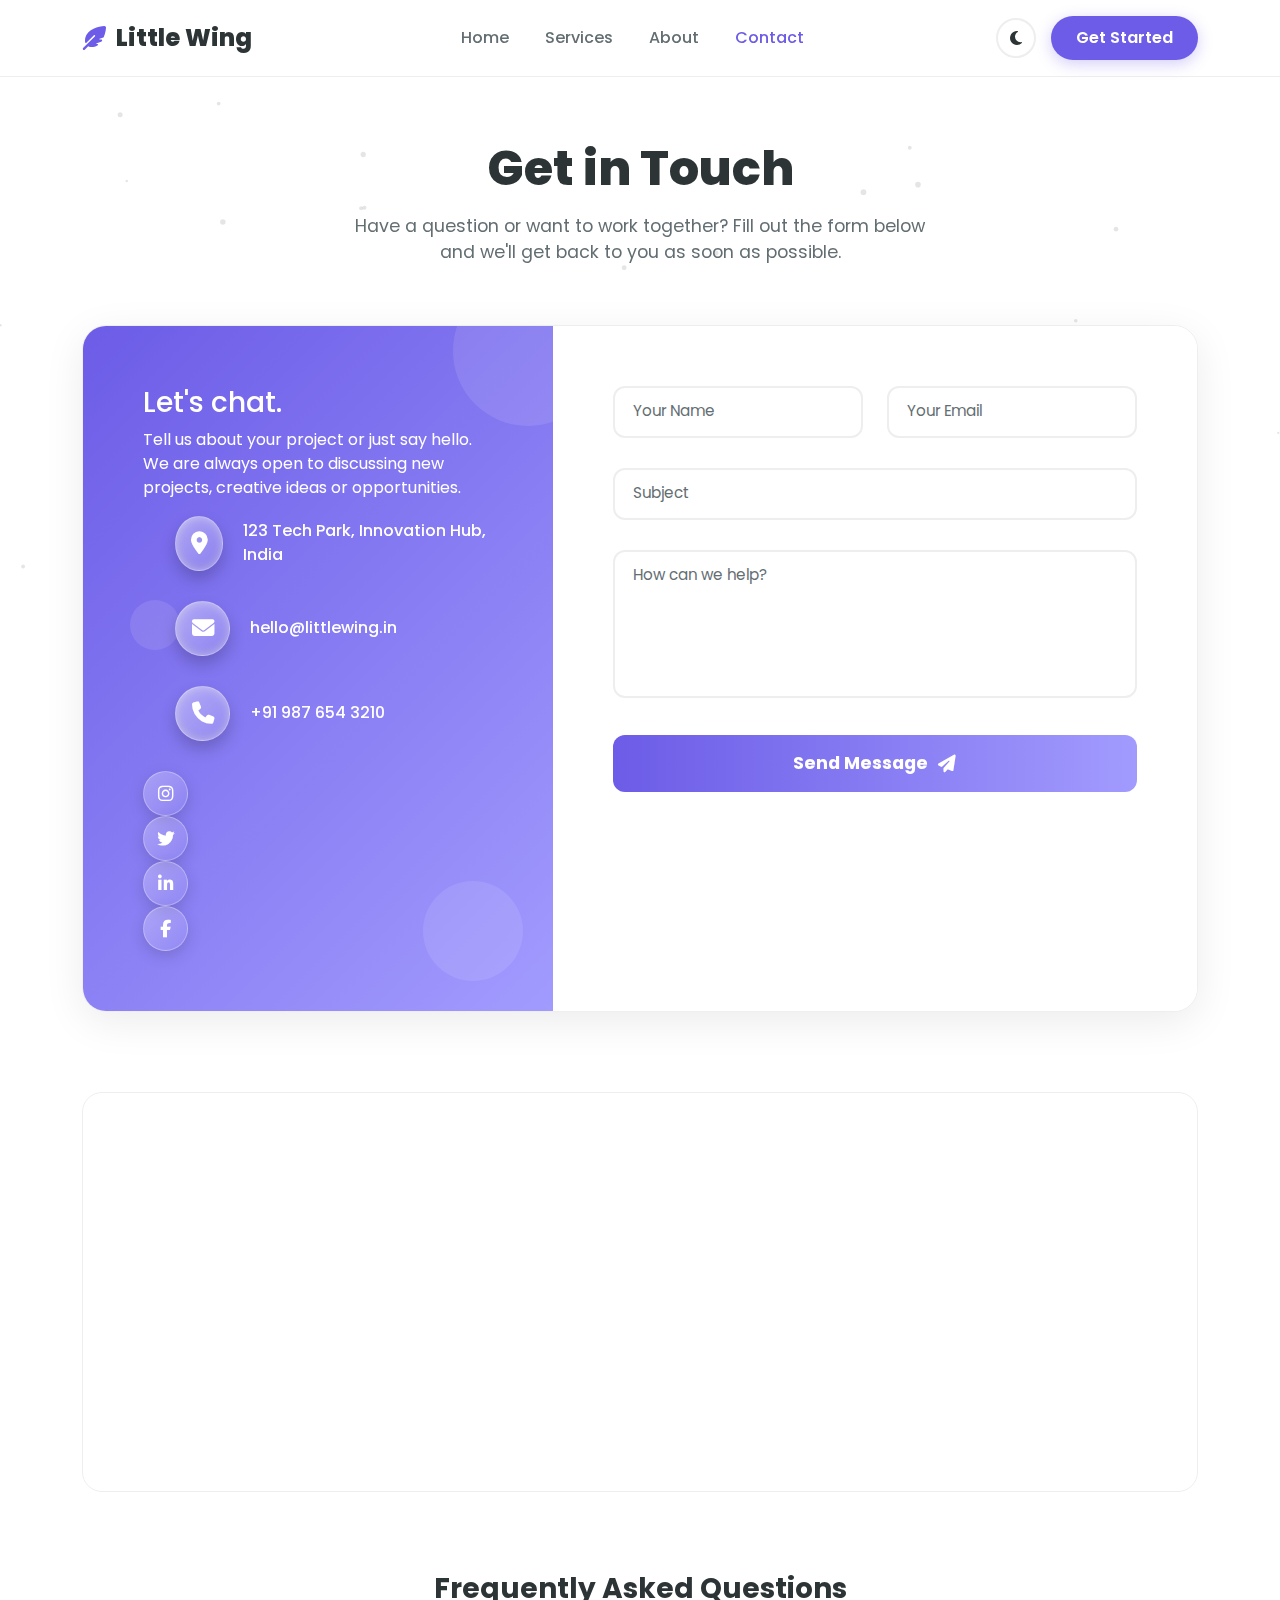
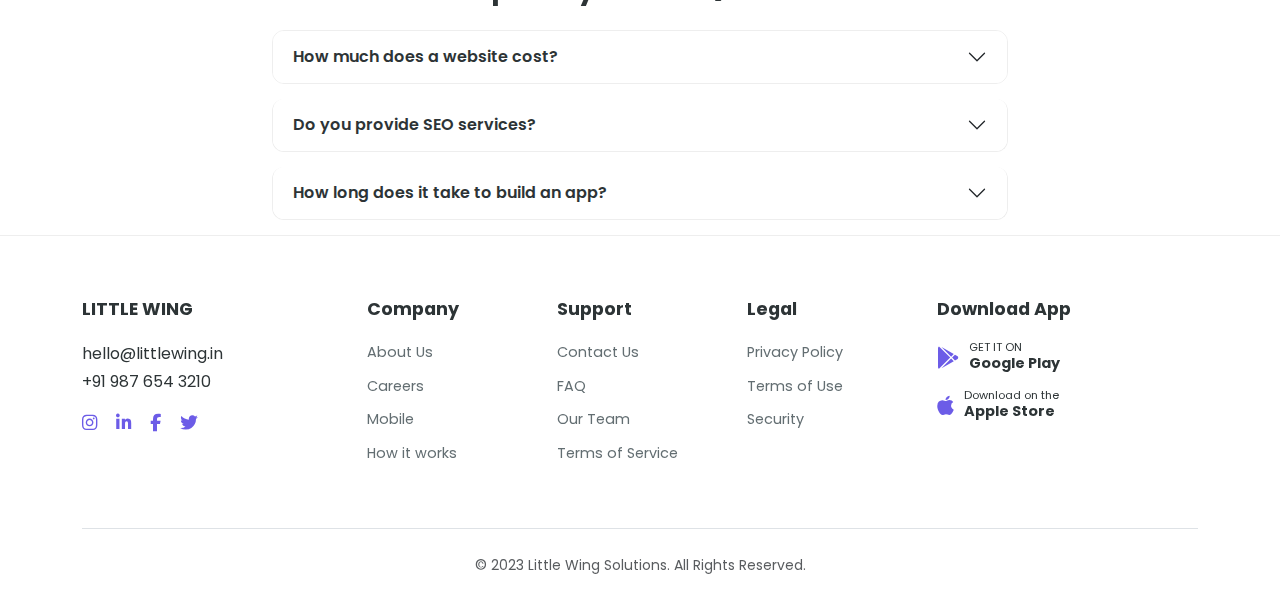
<file: contact.html>
<!DOCTYPE html>
<html lang="en">
<head>
    <meta charset="UTF-8">
    <meta name="viewport" content="width=device-width, initial-scale=1.0">
    <title>Contact Us - Little Wing</title>
    
    <!-- Bootstrap 5 CSS -->
    <link href="https://cdn.jsdelivr.net/npm/bootstrap@5.3.0/dist/css/bootstrap.min.css" rel="stylesheet">
    <!-- Font Awesome for Icons -->
    <link rel="stylesheet" href="https://cdnjs.cloudflare.com/ajax/libs/font-awesome/6.4.0/css/all.min.css">
    <!-- Google Fonts -->
    <link href="https://fonts.googleapis.com/css2?family=Poppins:wght@400;500;600;700;800&display=swap" rel="stylesheet">

    <link rel="stylesheet" href="style.css">

   
</head>
<body>

    <!-- Background Particles -->
    <canvas id="particles-canvas"></canvas>

    <!-- Navbar -->
    <nav class="navbar navbar-expand-lg fixed-top">
        <div class="container">
            <a class="navbar-brand" href="index.html">
                <i class="fa-solid fa-feather-pointed"></i> Little Wing
            </a>
            
            <div class="d-flex align-items-center order-lg-3">
                <button class="btn-theme-toggle" onclick="toggleTheme()">
                    <i class="fa-solid fa-moon" id="theme-icon"></i>
                </button>
                <a href="#" class="btn-primary-custom d-none d-lg-block">Get Started</a>
                <button class="navbar-toggler ms-2" type="button" data-bs-toggle="collapse" data-bs-target="#navbarNav">
                    <span class="navbar-toggler-icon"></span>
                </button>
            </div>

            <div class="collapse navbar-collapse" id="navbarNav">
                <ul class="navbar-nav mx-auto">
                    <li class="nav-item"><a class="nav-link" href="index.html">Home</a></li>
                    <li class="nav-item"><a class="nav-link" href="index.html#services">Services</a></li>
                    <li class="nav-item"><a class="nav-link" href="about.html">About</a></li>
                    <li class="nav-item"><a class="nav-link active" href="contact.html">Contact</a></li>
                </ul>
            </div>
        </div>
    </nav>

    <!-- Header -->
    <section class="contact-hero">
        <div class="container">
            <h1 class="page-title">Get in Touch</h1>
            <p class="page-subtitle">Have a question or want to work together? Fill out the form below and we'll get back to you as soon as possible.</p>
        </div>
    </section>

    <!-- Contact Form Wrapper -->
    <div class="container">
        <div class="contact-wrapper">
            
            <!-- Left: Info Side -->
            <div class="contact-info-side">
                <div class="circle-deco c-1"></div>
                <div class="circle-deco c-2"></div>
                <div class="circle-deco c-3"></div>

                <div>
                    <h3 class="info-title">Let's chat.</h3>
                    <p class="info-desc">Tell us about your project or just say hello. We are always open to discussing new projects, creative ideas or opportunities.</p>
                    
                    <ul class="contact-details">
                        <li>
                            <div class="icon-box"><i class="fa-solid fa-location-dot"></i></div>
                            <span>123 Tech Park, Innovation Hub, India</span>
                        </li>
                        <li>
                            <div class="icon-box"><i class="fa-solid fa-envelope"></i></div>
                            <span>hello@littlewing.in</span>
                        </li>
                        <li>
                            <div class="icon-box"><i class="fa-solid fa-phone"></i></div>
                            <span>+91 987 654 3210</span>
                        </li>
                    </ul>
                </div>

                <div class="social-links">
                    <a href="#" class="social-btn"><i class="fa-brands fa-instagram"></i></a>
                    <a href="#" class="social-btn"><i class="fa-brands fa-twitter"></i></a>
                    <a href="#" class="social-btn"><i class="fa-brands fa-linkedin-in"></i></a>
                    <a href="#" class="social-btn"><i class="fa-brands fa-facebook-f"></i></a>
                </div>
            </div>

            <!-- Right: Form Side -->
            <div class="contact-form-side">
                <form>
                    <div class="row">
                        <div class="col-md-6">
                            <div class="form-group">
                                <input type="text" class="form-control-styled" placeholder=" " id="name" required>
                                <label for="name" class="form-label-styled">Your Name</label>
                            </div>
                        </div>
                        <div class="col-md-6">
                            <div class="form-group">
                                <input type="email" class="form-control-styled" placeholder=" " id="email" required>
                                <label for="email" class="form-label-styled">Your Email</label>
                            </div>
                        </div>
                    </div>
                    
                    <div class="form-group">
                        <input type="text" class="form-control-styled" placeholder=" " id="subject">
                        <label for="subject" class="form-label-styled">Subject</label>
                    </div>

                    <div class="form-group">
                        <textarea class="form-control-styled" rows="5" placeholder=" " id="message" style="resize: none;"></textarea>
                        <label for="message" class="form-label-styled">How can we help?</label>
                    </div>

                    <button type="button" class="btn-send">
                        Send Message <i class="fa-solid fa-paper-plane"></i>
                    </button>
                </form>
            </div>
        </div>
    </div>

    <!-- Map & FAQ -->
    <div class="container">
        <div class="row">
            <!-- Map -->
            <div class="col-lg-12">
                <div class="map-container">
                    <iframe src="https://www.google.com/maps/embed?pb=!1m18!1m12!1m3!1d3502.684650635677!2d77.34869231508284!3d28.611738982425927!2m3!1f0!2f0!3f0!3m2!1i1024!2i768!4f13.1!3m3!1m2!1s0x390ce54495555555%3A0x123456789abcdef!2sNoida%2C%20Uttar%20Pradesh%2C%20India!5e0!3m2!1sen!2sus!4v1625641234567!5m2!1sen!2sus" width="100%" height="100%" style="border:0;" allowfullscreen="" loading="lazy"></iframe>
                </div>
            </div>
            
            <!-- FAQ -->
            <div class="col-lg-8 mx-auto faq-section">
                <h3 class="text-center fw-bold mb-4" style="color:var(--text-main)">Frequently Asked Questions</h3>
                <div class="accordion" id="faqAccordion">
                    <div class="accordion-item">
                        <h2 class="accordion-header" id="headingOne">
                            <button class="accordion-button collapsed" type="button" data-bs-toggle="collapse" data-bs-target="#collapseOne">
                                How much does a website cost?
                            </button>
                        </h2>
                        <div id="collapseOne" class="accordion-collapse collapse" data-bs-parent="#faqAccordion">
                            <div class="accordion-body">
                                The cost depends on the complexity and features. We offer packages starting from basic landing pages to complex e-commerce platforms. Contact us for a quote!
                            </div>
                        </div>
                    </div>
                    <div class="accordion-item">
                        <h2 class="accordion-header" id="headingTwo">
                            <button class="accordion-button collapsed" type="button" data-bs-toggle="collapse" data-bs-target="#collapseTwo">
                                Do you provide SEO services?
                            </button>
                        </h2>
                        <div id="collapseTwo" class="accordion-collapse collapse" data-bs-parent="#faqAccordion">
                            <div class="accordion-body">
                                Yes! All our websites are built with SEO best practices. We also offer dedicated monthly SEO plans to help you rank higher.
                            </div>
                        </div>
                    </div>
                    <div class="accordion-item">
                        <h2 class="accordion-header" id="headingThree">
                            <button class="accordion-button collapsed" type="button" data-bs-toggle="collapse" data-bs-target="#collapseThree">
                                How long does it take to build an app?
                            </button>
                        </h2>
                        <div id="collapseThree" class="accordion-collapse collapse" data-bs-parent="#faqAccordion">
                            <div class="accordion-body">
                                A typical app takes 3-6 months depending on features. We follow an agile process to deliver MVPs faster.
                            </div>
                        </div>
                    </div>
                </div>
            </div>
        </div>
    </div>
<footer class="footer-section">
        <div class="container">
            <div class="row">
                <!-- Brand Column -->
                <div class="col-lg-3 mb-4 mb-lg-0">
                    <div class="footer-heading">LITTLE WING</div>
                    <div class="footer-brand-info">
                        <p class="mb-1">hello@littlewing.in</p>
                        <p class="mb-3">+91 987 654 3210</p>
                        <div class="footer-social-icons">
                            <a href="#"><i class="fa-brands fa-instagram"></i></a>
                            <a href="#"><i class="fa-brands fa-linkedin-in"></i></a>
                            <a href="#"><i class="fa-brands fa-facebook-f"></i></a>
                            <a href="#"><i class="fa-brands fa-twitter"></i></a>
                        </div>
                    </div>
                </div>

                <!-- Blog Column -->
                <div class="col-lg-2 col-6 mb-4 mb-lg-0">
                    <div class="footer-heading">Company</div>
                    <ul class="footer-links">
                        <li><a href="about.html">About Us</a></li>
                        <li><a href="#">Careers</a></li>
                        <li><a href="#">Mobile</a></li>
                        <li><a href="#">How it works</a></li>
                    </ul>
                </div>

                <!-- About Column -->
                <div class="col-lg-2 col-6 mb-4 mb-lg-0">
                    <div class="footer-heading">Support</div>
                    <ul class="footer-links">
                        <li><a href="contact.html">Contact Us</a></li>
                        <li><a href="#">FAQ</a></li>
                        <li><a href="#">Our Team</a></li>
                        <li><a href="#">Terms of Service</a></li>
                    </ul>
                </div>

                <!-- Product Column -->
                <div class="col-lg-2 col-6 mb-4 mb-lg-0">
                    <div class="footer-heading">Legal</div>
                    <ul class="footer-links">
                        <li><a href="#">Privacy Policy</a></li>
                        <li><a href="#">Terms of Use</a></li>
                        <li><a href="#">Security</a></li>
                    </ul>
                </div>

                <!-- Download Column -->
                <div class="col-lg-3 col-6">
                    <div class="footer-heading">Download App</div>
                    <a href="#" class="app-btn">
                        <i class="fa-brands fa-google-play"></i>
                        <div>
                            <small class="d-block" style="font-size:0.7rem; line-height:1;">GET IT ON</small>
                            <span class="fw-bold">Google Play</span>
                        </div>
                    </a>
                    <a href="#" class="app-btn">
                        <i class="fa-brands fa-apple"></i>
                        <div>
                            <small class="d-block" style="font-size:0.7rem; line-height:1;">Download on the</small>
                            <span class="fw-bold">Apple Store</span>
                        </div>
                    </a>
                </div>
            </div>
            
            <div class="text-center mt-5 pt-4 border-top">
                <small class="text-muted">&copy; 2023 Little Wing Solutions. All Rights Reserved.</small>
            </div>
        </div>
    </footer>
    <!-- Scripts -->
    <script src="https://cdn.jsdelivr.net/npm/bootstrap@5.3.0/dist/js/bootstrap.bundle.min.js"></script>
    <script>
        // --- THEME TOGGLE ---
        function toggleTheme() {
            document.body.classList.toggle('dark-mode');
            const icon = document.getElementById('theme-icon');
            if(document.body.classList.contains('dark-mode')){
                icon.classList.remove('fa-moon');
                icon.classList.add('fa-sun');
            } else {
                icon.classList.remove('fa-sun');
                icon.classList.add('fa-moon');
            }
            initParticles();
        }

        // --- PARTICLES ---
        const canvas = document.getElementById('particles-canvas');
        const ctx = canvas.getContext('2d');
        let particles = [];

        function resize() {
            canvas.width = window.innerWidth;
            canvas.height = window.innerHeight;
        }
        window.addEventListener('resize', () => { resize(); initParticles(); });
        resize();

        class Particle {
            constructor() {
                this.x = Math.random() * canvas.width;
                this.y = Math.random() * canvas.height;
                this.size = Math.random() * 2 + 1;
                this.speedX = Math.random() * 1 - 0.5;
                this.speedY = Math.random() * 1 - 0.5;
            }
            update() {
                this.x += this.speedX;
                this.y += this.speedY;
                if(this.x > canvas.width) this.x = 0;
                if(this.x < 0) this.x = canvas.width;
                if(this.y > canvas.height) this.y = 0;
                if(this.y < 0) this.y = canvas.height;
            }
            draw() {
                ctx.fillStyle = document.body.classList.contains('dark-mode') ? 'rgba(255,255,255,0.15)' : 'rgba(0,0,0,0.1)';
                ctx.beginPath();
                ctx.arc(this.x, this.y, this.size, 0, Math.PI * 2);
                ctx.fill();
            }
        }

        function initParticles() {
            particles = [];
            for(let i=0; i<50; i++) particles.push(new Particle());
        }

        function animate() {
            ctx.clearRect(0, 0, canvas.width, canvas.height);
            particles.forEach(p => { p.update(); p.draw(); });
            requestAnimationFrame(animate);
        }
        
        initParticles();
        animate();
    </script>
</body>
</html>
</file>
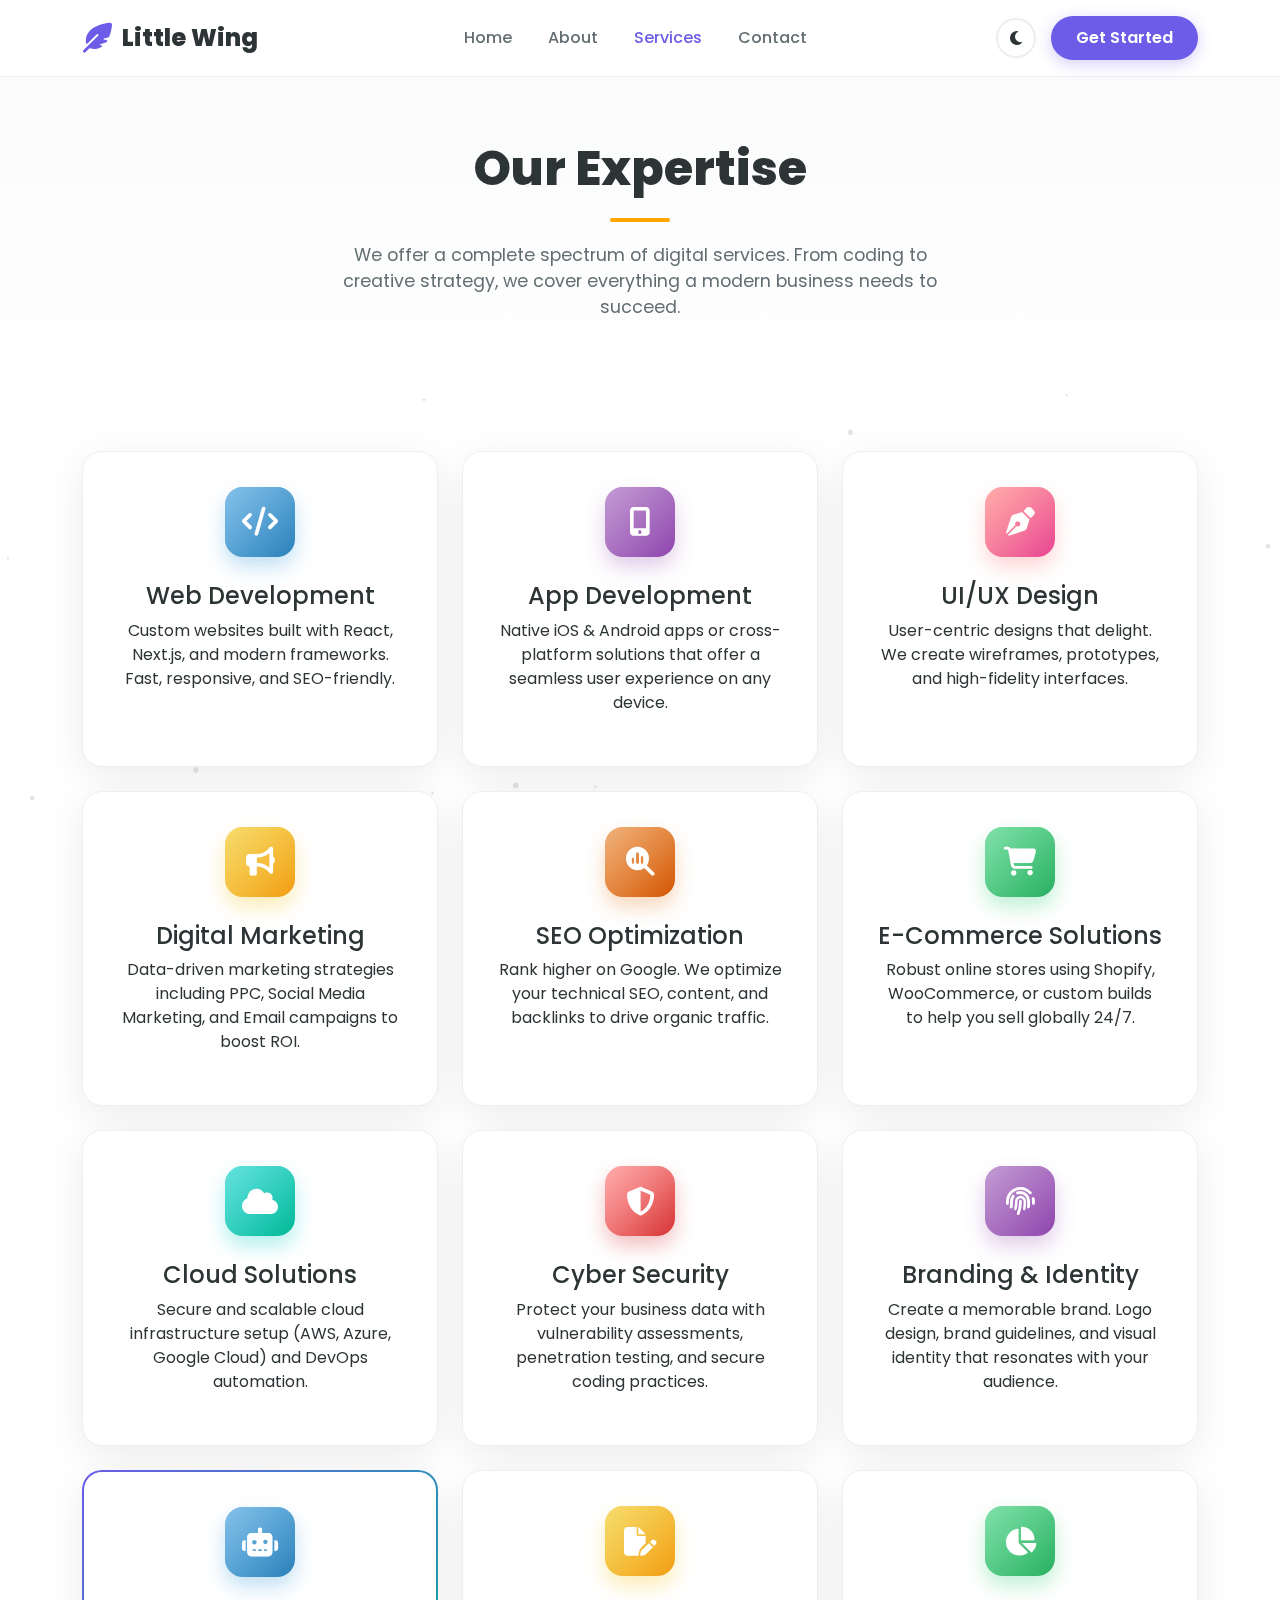
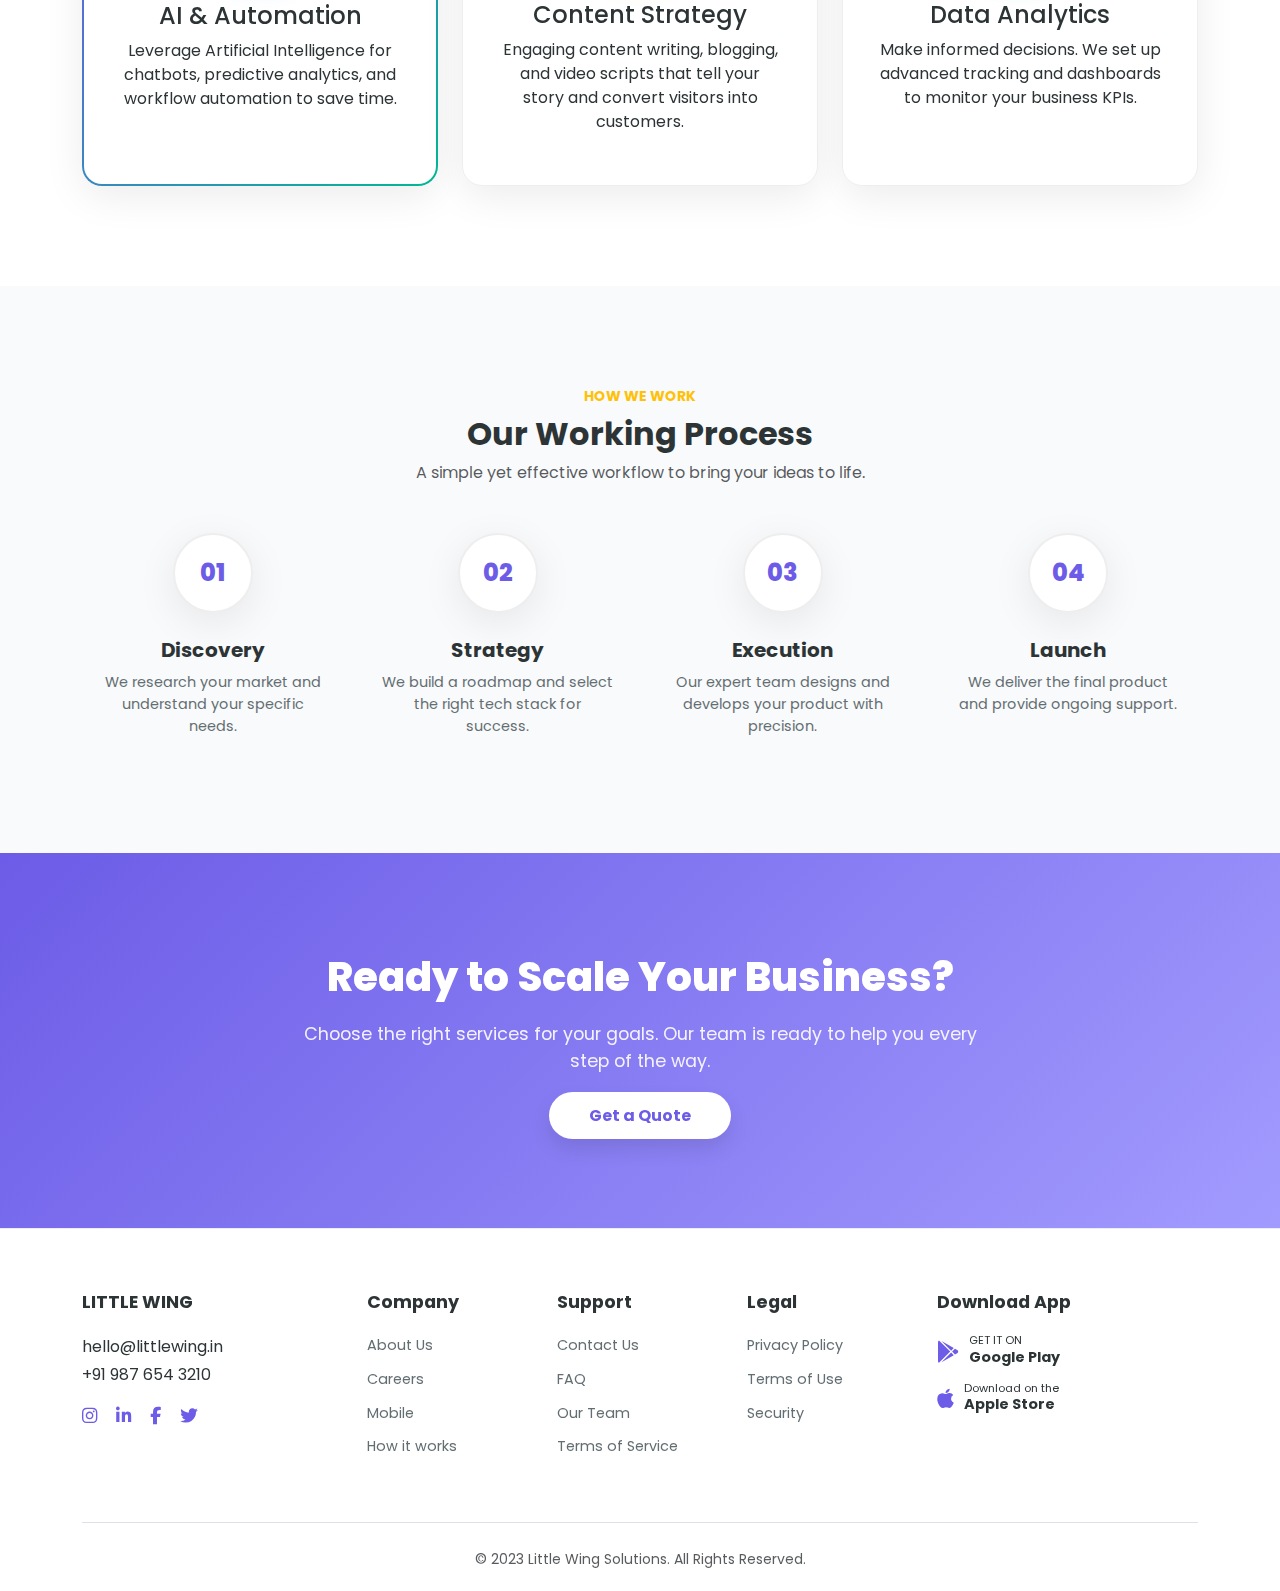
<file: service.html>
<!DOCTYPE html>
<html lang="en">
<head>
    <meta charset="UTF-8">
    <meta name="viewport" content="width=device-width, initial-scale=1.0">
    <title>Services - Little Wing</title>
    
    <!-- Bootstrap 5 CSS -->
    <link href="https://cdn.jsdelivr.net/npm/bootstrap@5.3.0/dist/css/bootstrap.min.css" rel="stylesheet">
    <!-- Font Awesome for Icons -->
    <link rel="stylesheet" href="https://cdnjs.cloudflare.com/ajax/libs/font-awesome/6.4.0/css/all.min.css">
    <!-- Google Fonts -->
    <link href="https://fonts.googleapis.com/css2?family=Poppins:wght@400;500;600;700;800&display=swap" rel="stylesheet">
    
    <!-- Custom CSS File Link -->
    <link rel="stylesheet" href="style.css">
</head>
<body>

    <!-- Background Particles -->
    <canvas id="particles-canvas"></canvas>

    <!-- Navbar (Same as Home Page) -->
    <nav class="navbar navbar-expand-lg fixed-top">
        <div class="container">
            <a class="navbar-brand" href="index.html">
                <i class="fa-solid fa-feather-pointed fa-lg"></i>
                Little Wing
            </a>
            
            <!-- Dark Mode Toggle (Mobile View) -->
            <button class="theme-toggle-btn d-lg-none ms-auto me-3" onclick="toggleTheme()">
                <i class="fa-solid fa-moon" id="theme-icon-mobile"></i>
            </button>

            <button class="navbar-toggler" type="button" data-bs-toggle="collapse" data-bs-target="#navbarNav">
                <span class="navbar-toggler-icon"></span>
            </button>
            <div class="collapse navbar-collapse" id="navbarNav">
                <ul class="navbar-nav mx-auto">
                    <li class="nav-item"><a class="nav-link" href="index.html">Home</a></li>
                    <li class="nav-item"><a class="nav-link" href="about.html">About</a></li>
                    <li class="nav-item"><a class="nav-link active" href="services.html">Services</a></li>
                    <li class="nav-item"><a class="nav-link" href="contact.html">Contact</a></li>
                </ul>
                
                <!-- Dark Mode Toggle (Desktop View) -->
                <button class="theme-toggle-btn d-none d-lg-flex" onclick="toggleTheme()">
                    <i class="fa-solid fa-moon" id="theme-icon-desktop"></i>
                </button>

                <a href="contact.html" class="btn btn-primary-custom">Get Started</a>
            </div>
        </div>
    </nav>

    <!-- Page Header -->
    <header class="page-header">
        <div class="container">
            <h1 class="page-title">Our Expertise</h1>
            <div class="title-underline"></div>
            <p class="page-subtitle">
                We offer a complete spectrum of digital services. From coding to creative strategy, we cover everything a modern business needs to succeed.
            </p>
        </div>
    </header>

    <!-- Services Grid (12 Services) -->
    <section class="services-grid-section">
        <div class="container">
            <div class="row g-4">
                
                <!-- 1. Web Development -->
                <div class="col-lg-4 col-md-6">
                    <div class="service-list-card">
                        <div class="service-icon-circle icon-blue">
                            <i class="fa-solid fa-code"></i>
                        </div>
                        <div class="service-content">
                            <h4>Web Development</h4>
                            <p>Custom websites built with React, Next.js, and modern frameworks. Fast, responsive, and SEO-friendly.</p>
                        </div>
                    </div>
                </div>

                <!-- 2. App Development -->
                <div class="col-lg-4 col-md-6">
                    <div class="service-list-card">
                        <div class="service-icon-circle icon-purple">
                            <i class="fa-solid fa-mobile-screen-button"></i>
                        </div>
                        <div class="service-content">
                            <h4>App Development</h4>
                            <p>Native iOS & Android apps or cross-platform solutions that offer a seamless user experience on any device.</p>
                        </div>
                    </div>
                </div>

                <!-- 3. UI/UX Design -->
                <div class="col-lg-4 col-md-6">
                    <div class="service-list-card">
                        <div class="service-icon-circle icon-pink">
                            <i class="fa-solid fa-pen-nib"></i>
                        </div>
                        <div class="service-content">
                            <h4>UI/UX Design</h4>
                            <p>User-centric designs that delight. We create wireframes, prototypes, and high-fidelity interfaces.</p>
                        </div>
                    </div>
                </div>

                <!-- 4. Digital Marketing -->
                <div class="col-lg-4 col-md-6">
                    <div class="service-list-card">
                        <div class="service-icon-circle icon-yellow">
                            <i class="fa-solid fa-bullhorn"></i>
                        </div>
                        <div class="service-content">
                            <h4>Digital Marketing</h4>
                            <p>Data-driven marketing strategies including PPC, Social Media Marketing, and Email campaigns to boost ROI.</p>
                        </div>
                    </div>
                </div>

                <!-- 5. SEO Optimization -->
                <div class="col-lg-4 col-md-6">
                    <div class="service-list-card">
                        <div class="service-icon-circle icon-orange">
                            <i class="fa-solid fa-magnifying-glass-chart"></i>
                        </div>
                        <div class="service-content">
                            <h4>SEO Optimization</h4>
                            <p>Rank higher on Google. We optimize your technical SEO, content, and backlinks to drive organic traffic.</p>
                        </div>
                    </div>
                </div>

                <!-- 6. E-Commerce -->
                <div class="col-lg-4 col-md-6">
                    <div class="service-list-card">
                        <div class="service-icon-circle icon-green">
                            <i class="fa-solid fa-cart-shopping"></i>
                        </div>
                        <div class="service-content">
                            <h4>E-Commerce Solutions</h4>
                            <p>Robust online stores using Shopify, WooCommerce, or custom builds to help you sell globally 24/7.</p>
                        </div>
                    </div>
                </div>

                <!-- 7. Cloud Solutions -->
                <div class="col-lg-4 col-md-6">
                    <div class="service-list-card">
                        <div class="service-icon-circle icon-cyan">
                            <i class="fa-solid fa-cloud"></i>
                        </div>
                        <div class="service-content">
                            <h4>Cloud Solutions</h4>
                            <p>Secure and scalable cloud infrastructure setup (AWS, Azure, Google Cloud) and DevOps automation.</p>
                        </div>
                    </div>
                </div>

                <!-- 8. Cyber Security -->
                <div class="col-lg-4 col-md-6">
                    <div class="service-list-card">
                        <div class="service-icon-circle icon-red">
                            <i class="fa-solid fa-shield-halved"></i>
                        </div>
                        <div class="service-content">
                            <h4>Cyber Security</h4>
                            <p>Protect your business data with vulnerability assessments, penetration testing, and secure coding practices.</p>
                        </div>
                    </div>
                </div>

                <!-- 9. Branding -->
                <div class="col-lg-4 col-md-6">
                    <div class="service-list-card">
                        <div class="service-icon-circle icon-purple">
                            <i class="fa-solid fa-fingerprint"></i>
                        </div>
                        <div class="service-content">
                            <h4>Branding & Identity</h4>
                            <p>Create a memorable brand. Logo design, brand guidelines, and visual identity that resonates with your audience.</p>
                        </div>
                    </div>
                </div>

                <!-- 10. AI & Automation -->
                <div class="col-lg-4 col-md-6">
                    <div class="service-list-card featured">
                        <div class="service-icon-circle icon-blue">
                            <i class="fa-solid fa-robot"></i>
                        </div>
                        <div class="service-content">
                            <h4>AI & Automation</h4>
                            <p>Leverage Artificial Intelligence for chatbots, predictive analytics, and workflow automation to save time.</p>
                        </div>
                    </div>
                </div>

                <!-- 11. Content Strategy -->
                <div class="col-lg-4 col-md-6">
                    <div class="service-list-card">
                        <div class="service-icon-circle icon-yellow">
                            <i class="fa-solid fa-file-pen"></i>
                        </div>
                        <div class="service-content">
                            <h4>Content Strategy</h4>
                            <p>Engaging content writing, blogging, and video scripts that tell your story and convert visitors into customers.</p>
                        </div>
                    </div>
                </div>

                <!-- 12. Data Analytics -->
                <div class="col-lg-4 col-md-6">
                    <div class="service-list-card">
                        <div class="service-icon-circle icon-green">
                            <i class="fa-solid fa-chart-pie"></i>
                        </div>
                        <div class="service-content">
                            <h4>Data Analytics</h4>
                            <p>Make informed decisions. We set up advanced tracking and dashboards to monitor your business KPIs.</p>
                        </div>
                    </div>
                </div>

            </div>
        </div>
    </section>

    <!-- Process Section -->
    <section class="process-section">
        <div class="container">
            <div class="text-center mb-5">
                <span class="d-block text-warning fw-bold small text-uppercase mb-2">How We Work</span>
                <h2 class="fw-bold" style="color: var(--text-main);">Our Working Process</h2>
                <p class="text-muted">A simple yet effective workflow to bring your ideas to life.</p>
            </div>

            <div class="row">
                <div class="col-lg-3 col-md-6">
                    <div class="process-step">
                        <div class="process-line"></div>
                        <div class="step-number">01</div>
                        <h5 class="step-title">Discovery</h5>
                        <p class="step-desc">We research your market and understand your specific needs.</p>
                    </div>
                </div>
                <div class="col-lg-3 col-md-6">
                    <div class="process-step">
                        <div class="process-line"></div>
                        <div class="step-number">02</div>
                        <h5 class="step-title">Strategy</h5>
                        <p class="step-desc">We build a roadmap and select the right tech stack for success.</p>
                    </div>
                </div>
                <div class="col-lg-3 col-md-6">
                    <div class="process-step">
                        <div class="process-line"></div>
                        <div class="step-number">03</div>
                        <h5 class="step-title">Execution</h5>
                        <p class="step-desc">Our expert team designs and develops your product with precision.</p>
                    </div>
                </div>
                <div class="col-lg-3 col-md-6">
                    <div class="process-step">
                        <div class="step-number">04</div>
                        <h5 class="step-title">Launch</h5>
                        <p class="step-desc">We deliver the final product and provide ongoing support.</p>
                    </div>
                </div>
            </div>
        </div>
    </section>

    <!-- CTA Section -->
    <section class="cta-section">
        <div class="container">
            <h2 class="cta-heading">Ready to Scale Your Business?</h2>
            <p class="cta-text">Choose the right services for your goals. Our team is ready to help you every step of the way.</p>
            <a href="contact.html" class="btn-white">Get a Quote</a>
        </div>
    </section>

   <footer class="footer-section">
        <div class="container">
            <div class="row">
                <!-- Brand Column -->
                <div class="col-lg-3 mb-4 mb-lg-0">
                    <div class="footer-heading">LITTLE WING</div>
                    <div class="footer-brand-info">
                        <p class="mb-1">hello@littlewing.in</p>
                        <p class="mb-3">+91 987 654 3210</p>
                        <div class="footer-social-icons">
                            <a href="#"><i class="fa-brands fa-instagram"></i></a>
                            <a href="#"><i class="fa-brands fa-linkedin-in"></i></a>
                            <a href="#"><i class="fa-brands fa-facebook-f"></i></a>
                            <a href="#"><i class="fa-brands fa-twitter"></i></a>
                        </div>
                    </div>
                </div>

                <!-- Blog Column -->
                <div class="col-lg-2 col-6 mb-4 mb-lg-0">
                    <div class="footer-heading">Company</div>
                    <ul class="footer-links">
                        <li><a href="about.html">About Us</a></li>
                        <li><a href="#">Careers</a></li>
                        <li><a href="#">Mobile</a></li>
                        <li><a href="#">How it works</a></li>
                    </ul>
                </div>

                <!-- About Column -->
                <div class="col-lg-2 col-6 mb-4 mb-lg-0">
                    <div class="footer-heading">Support</div>
                    <ul class="footer-links">
                        <li><a href="contact.html">Contact Us</a></li>
                        <li><a href="#">FAQ</a></li>
                        <li><a href="#">Our Team</a></li>
                        <li><a href="#">Terms of Service</a></li>
                    </ul>
                </div>

                <!-- Product Column -->
                <div class="col-lg-2 col-6 mb-4 mb-lg-0">
                    <div class="footer-heading">Legal</div>
                    <ul class="footer-links">
                        <li><a href="#">Privacy Policy</a></li>
                        <li><a href="#">Terms of Use</a></li>
                        <li><a href="#">Security</a></li>
                    </ul>
                </div>

                <!-- Download Column -->
                <div class="col-lg-3 col-6">
                    <div class="footer-heading">Download App</div>
                    <a href="#" class="app-btn">
                        <i class="fa-brands fa-google-play"></i>
                        <div>
                            <small class="d-block" style="font-size:0.7rem; line-height:1;">GET IT ON</small>
                            <span class="fw-bold">Google Play</span>
                        </div>
                    </a>
                    <a href="#" class="app-btn">
                        <i class="fa-brands fa-apple"></i>
                        <div>
                            <small class="d-block" style="font-size:0.7rem; line-height:1;">Download on the</small>
                            <span class="fw-bold">Apple Store</span>
                        </div>
                    </a>
                </div>
            </div>
            
            <div class="text-center mt-5 pt-4 border-top">
                <small class="text-muted">&copy; 2023 Little Wing Solutions. All Rights Reserved.</small>
            </div>
        </div>
    </footer>

    <!-- Scripts -->
    <script src="https://cdn.jsdelivr.net/npm/bootstrap@5.3.0/dist/js/bootstrap.bundle.min.js"></script>
    <script>
        // --- THEME TOGGLE ---
        function toggleTheme() {
            document.body.classList.toggle('dark-mode');
            const isDark = document.body.classList.contains('dark-mode');
            
            // Toggle icons for both desktop and mobile buttons
            const desktopIcon = document.getElementById('theme-icon-desktop');
            const mobileIcon = document.getElementById('theme-icon-mobile');
            
            if(isDark){
                if(desktopIcon) { desktopIcon.classList.remove('fa-moon'); desktopIcon.classList.add('fa-sun'); }
                if(mobileIcon) { mobileIcon.classList.remove('fa-moon'); mobileIcon.classList.add('fa-sun'); }
            } else {
                if(desktopIcon) { desktopIcon.classList.remove('fa-sun'); desktopIcon.classList.add('fa-moon'); }
                if(mobileIcon) { mobileIcon.classList.remove('fa-sun'); mobileIcon.classList.add('fa-moon'); }
            }
            
            // Update particles color based on theme
            initParticles();
        }

        // --- PARTICLES ---
        const canvas = document.getElementById('particles-canvas');
        const ctx = canvas.getContext('2d');
        let particles = [];

        function resize() {
            canvas.width = window.innerWidth;
            canvas.height = window.innerHeight;
        }
        window.addEventListener('resize', () => { resize(); initParticles(); });
        resize();

        class Particle {
            constructor() {
                this.x = Math.random() * canvas.width;
                this.y = Math.random() * canvas.height;
                this.size = Math.random() * 2 + 1;
                this.speedX = Math.random() * 1 - 0.5;
                this.speedY = Math.random() * 1 - 0.5;
            }
            update() {
                this.x += this.speedX;
                this.y += this.speedY;
                if(this.x > canvas.width) this.x = 0;
                if(this.x < 0) this.x = canvas.width;
                if(this.y > canvas.height) this.y = 0;
                if(this.y < 0) this.y = canvas.height;
            }
            draw() {
                ctx.fillStyle = document.body.classList.contains('dark-mode') ? 'rgba(255,255,255,0.15)' : 'rgba(0,0,0,0.1)';
                ctx.beginPath();
                ctx.arc(this.x, this.y, this.size, 0, Math.PI * 2);
                ctx.fill();
            }
        }

        function initParticles() {
            particles = [];
            for(let i=0; i<50; i++) particles.push(new Particle());
        }

        function animate() {
            ctx.clearRect(0, 0, canvas.width, canvas.height);
            particles.forEach(p => { p.update(); p.draw(); });
            requestAnimationFrame(animate);
        }
        
        initParticles();
        animate();
    </script>
</body>
</html>
</file>
<file: style.css>
/* =========================================
   1. GLOBAL VARIABLES & THEME SETUP
   ========================================= */
:root {
    /* Light Mode (Default) */
    --primary-color: #6C5CE7;
    --secondary-color: #FFA502;
    --bg-body: #ffffff;
    --bg-section: #f9fafb;
    --text-main: #2d3436;
    --text-muted: #636e72;
    --card-bg: #ffffff;
    --border-color: #eee;
    --shadow-soft: 0 10px 40px rgba(0,0,0,0.08);
    --nav-bg: rgba(255, 255, 255, 0.9);
    --orbit-line: #dfe6e9;
}

/* Dark Mode Variables */
body.dark-mode {
    --primary-color: #a29bfe;
    --secondary-color: #ff9f43;
    --bg-body: #0f172a;
    --bg-section: #1e293b;
    --text-main: #f1f5f9;
    --text-muted: #94a3b8;
    --card-bg: #1e293b;
    --border-color: #334155;
    --shadow-soft: 0 10px 40px rgba(0,0,0,0.5);
    --nav-bg: rgba(15, 23, 42, 0.9);
    --orbit-line: #334155;
}

body {
    font-family: 'Poppins', sans-serif;
    background-color: var(--bg-body);
    color: var(--text-main);
    overflow-x: hidden;
    transition: background-color 0.4s ease, color 0.4s ease;
    margin: 0;
}

/* Particles Background */
#particles-canvas {
    position: fixed;
    top: 0;
    left: 0;
    width: 100%;
    height: 100%;
    z-index: -1;
    pointer-events: none;
}

/* =========================================
   2. NAVBAR & BUTTONS
   ========================================= */
.navbar {
    padding: 15px 0;
    background: var(--nav-bg);
    backdrop-filter: blur(12px);
    border-bottom: 1px solid var(--border-color);
    transition: background 0.4s ease, border-color 0.4s ease;
}

.navbar-brand {
    font-weight: 800;
    font-size: 1.5rem;
    color: var(--text-main) !important;
    display: flex;
    align-items: center;
    gap: 10px;
}

.navbar-brand i { color: var(--primary-color); }

.nav-link {
    color: var(--text-muted) !important;
    font-weight: 500;
    margin: 0 10px;
    transition: color 0.3s;
}

.nav-link:hover, .nav-link.active { color: var(--primary-color) !important; }

/* Theme Toggle Button */
.btn-theme-toggle, .theme-toggle-btn {
    width: 40px;
    height: 40px;
    border-radius: 50%;
    border: 2px solid var(--border-color);
    background: transparent;
    color: var(--text-main);
    display: flex;
    align-items: center;
    justify-content: center;
    cursor: pointer;
    transition: all 0.3s;
    margin-right: 15px;
}

.btn-theme-toggle:hover, .theme-toggle-btn:hover {
    border-color: var(--primary-color);
    color: var(--primary-color);
    transform: rotate(15deg);
}

/* Primary Button */
.btn-primary-custom {
    background-color: var(--primary-color);
    color: #fff !important;
    padding: 10px 25px;
    border-radius: 50px;
    font-weight: 600;
    border: none;
    box-shadow: 0 4px 15px rgba(108, 92, 231, 0.3);
    transition: transform 0.3s;
    text-decoration: none;
}

.btn-primary-custom:hover {
    transform: translateY(-2px);
    background-color: #5f27cd;
}

/* Warning/Secondary Button */
.btn-warning-custom {
    background-color: var(--secondary-color);
    color: white;
    padding: 12px 35px;
    border-radius: 50px;
    font-weight: 600;
    border: none;
    box-shadow: 0 5px 15px rgba(255, 165, 2, 0.3);
    transition: 0.3s;
    text-decoration: none;
    display: inline-block;
}

.btn-warning-custom:hover {
    transform: translateY(-3px);
    color: white;
    background-color: #e69500;
}

/* CTA Button (Secondary Color) */
.btn-cta {
    background-color: var(--secondary-color);
    color: white;
    border: none;
    padding: 15px 35px;
    border-radius: 50px;
    font-weight: 600;
    font-size: 1.1rem;
    display: inline-flex;
    align-items: center;
    gap: 10px;
    transition: all 0.3s ease;
    box-shadow: 0 10px 20px rgba(255, 165, 2, 0.3);
    text-decoration: none;
}

.btn-cta:hover {
    transform: translateY(-3px);
    box-shadow: 0 15px 25px rgba(255, 165, 2, 0.4);
    color: white;
}

/* =========================================
   3. COMMON SECTIONS & TYPOGRAPHY
   ========================================= */
.section-heading {
    font-size: 2.5rem;
    font-weight: 800;
    color: var(--text-main);
    margin-bottom: 15px;
}

.section-subheading {
    color: var(--text-muted);
    max-width: 600px;
    margin: 0 auto 50px auto;
}

.section-title {
    font-weight: 800;
    font-size: 2.5rem;
    margin-bottom: 20px;
    color: var(--text-main);
}

.section-label, .about-label, .partners-label {
    font-size: 0.9rem;
    letter-spacing: 2px;
    color: var(--text-muted);
    text-transform: uppercase;
    font-weight: 600;
    margin-bottom: 20px;
    display: block;
}

.partners-label { color: var(--primary-color); }

.section-padding { padding: 100px 0; }

.text-underline-curve {
    position: relative;
    color: var(--primary-color);
    display: inline-block;
}

.text-underline-curve svg {
    position: absolute;
    bottom: -10px;
    left: 0;
    width: 100%;
    height: 12px;
    fill: none;
    stroke: #00b894;
    stroke-width: 3;
    stroke-linecap: round;
}

/* =========================================
   4. HOME PAGE STYLES
   ========================================= */
.hero-section {
    padding-top: 120px;
    padding-bottom: 80px;
    position: relative;
}

.welcome-badge {
    background: var(--card-bg);
    border: 1px solid var(--border-color);
    padding: 8px 20px;
    border-radius: 30px;
    display: inline-flex;
    align-items: center;
    gap: 10px;
    font-size: 0.9rem;
    color: var(--text-muted);
    margin-bottom: 20px;
    box-shadow: var(--shadow-soft);
}

.hero-title {
    font-size: 3.5rem;
    font-weight: 800;
    color: var(--text-main);
    line-height: 1.2;
    margin-bottom: 20px;
}

.highlight-text {
    color: var(--primary-color);
    position: relative;
    display: inline-block;
}

.cursor, .typing-cursor {
    display: inline-block;
    width: 3px;
    height: 1em;
    background-color: var(--secondary-color);
    animation: blink 1s infinite;
    margin-left: 5px;
    vertical-align: text-bottom;
}

.hero-subtitle, .hero-desc {
    font-size: 1.1rem;
    color: var(--text-muted);
    max-width: 600px;
    margin: 0 auto 40px auto;
}

.illustration-container, .hero-img-wrapper {
    position: relative;
    margin-top: 50px;
    height: 600px;
    display: flex;
    justify-content: center;
    align-items: flex-end;
}

.main-character, .main-hero-img {
    height: 550px;
    z-index: 10;
    position: relative;
    filter: drop-shadow(0 20px 40px rgba(0,0,0,0.15));
}

/* Floating Cards (Generic) */
.floating-card, .float-card {
    background: var(--card-bg);
    border-radius: 20px;
    padding: 20px;
    position: absolute;
    box-shadow: var(--shadow-soft);
    z-index: 12;
    animation: float 6s ease-in-out infinite;
    max-width: 250px;
    border: 1px solid var(--border-color);
    color: var(--text-main);
    display: flex;
    flex-direction: column;
}

.floating-card small { color: var(--text-muted) !important; }

.card-left-top, .fc-1 { top: 10%; left: 10%; animation-delay: 0s; }
.card-right-center, .fc-2 { top: 30%; right: 10%; width: 260px; animation-delay: 2s; }
.card-left-bottom, .fc-3 { bottom: 10%; left: 15%; padding: 15px; display: flex; align-items: center; gap: 15px; animation-delay: 1s; flex-direction: row; }
.card-right-bottom, .fc-4 { bottom: 5%; right: 15%; padding: 15px; animation-delay: 3s; display: flex; gap: 10px; flex-direction: row; }

/* UI Elements inside cards */
.ui-avatar {
    width: 40px; height: 40px; background: #e0e0e0; border-radius: 50%;
    background-image: url('https://images.unsplash.com/photo-1535713875002-d1d0cf377fde?auto=format&fit=crop&w=100&q=80');
    background-size: cover;
}
.ui-graph-bar, .chart-bars { height: 100px; width: 100%; display: flex; align-items: flex-end; justify-content: space-between; gap: 5px; margin-top: 10px; }
.bar, .chart-bar { width: 8px; background: var(--border-color); border-radius: 4px; }
.bar.active { background: var(--primary-color); }
.stat-badge { background: #dff9fb; color: #00b894; padding: 5px 10px; border-radius: 10px; font-size: 0.8rem; font-weight: 700; }

.social-icon {
    width: 40px; height: 40px; border-radius: 10px; display: flex; align-items: center; justify-content: center; font-size: 1.2rem; color: white; transition: transform 0.2s;
}
.social-icon:hover { transform: scale(1.1); }
.icon-ig { background: #E1306C; }
.icon-fb { background: #1877F2; }
.icon-tk { background: #000000; }
.icon-tw { background: #1DA1F2; }

/* Drawn Arrows */
.drawn-arrow { position: absolute; z-index: 5; opacity: 0.6; pointer-events: none; }
.drawn-arrow path { stroke: var(--text-main); }
.drawn-arrow polygon { fill: var(--text-main); }
.arrow-1 { top: 25%; right: 28%; transform: rotate(10deg); width: 100px;}
.arrow-2 { bottom: 20%; left: 30%; transform: rotate(-20deg) scaleX(-1); width: 80px;}

/* =========================================
   5. PORTFOLIO SECTION STYLES
   ========================================= */
.portfolio-filters {
    display: flex;
    justify-content: center;
    flex-wrap: wrap;
    gap: 10px;
    margin-bottom: 40px;
}

.filter-btn {
    background: transparent;
    border: 1px solid var(--border-color);
    color: var(--text-muted);
    padding: 8px 25px;
    border-radius: 50px;
    font-size: 0.9rem;
    font-weight: 500;
    cursor: pointer;
    transition: all 0.3s ease;
}

.filter-btn:hover, .filter-btn.active {
    background-color: var(--primary-color);
    color: white;
    border-color: var(--primary-color);
    box-shadow: 0 5px 15px rgba(108, 92, 231, 0.3);
}

.portfolio-card {
    background: var(--card-bg);
    border-radius: 16px;
    overflow: hidden;
    border: 1px solid var(--border-color);
    box-shadow: var(--shadow-soft);
    transition: transform 0.3s ease;
    height: 100%;
    display: flex;
    flex-direction: column;
}

.portfolio-card:hover {
    transform: translateY(-8px);
    box-shadow: 0 15px 30px rgba(0,0,0,0.1);
}

.portfolio-img-wrapper {
    height: 220px;
    overflow: hidden;
    position: relative;
}

.portfolio-img-wrapper img {
    width: 100%;
    height: 100%;
    object-fit: cover;
    transition: transform 0.5s ease;
}

.portfolio-card:hover .portfolio-img-wrapper img {
    transform: scale(1.05);
}

.portfolio-body {
    padding: 20px;
    flex-grow: 1;
    display: flex;
    flex-direction: column;
}

.cat-tag {
    font-size: 0.75rem;
    font-weight: 700;
    text-transform: uppercase;
    letter-spacing: 1px;
}

.text-purple { color: #6C5CE7; }
.text-blue { color: #0984e3; }
.text-orange { color: #e17055; }
.text-red { color: #d63031; }
.text-pink { color: #e84393; }

.year {
    font-size: 0.8rem;
    color: var(--text-muted);
}

.project-title {
    font-size: 1.2rem;
    font-weight: 700;
    margin-bottom: 10px;
    color: var(--text-main);
}

.project-desc {
    font-size: 0.9rem;
    color: var(--text-muted);
    margin-bottom: 15px;
    line-height: 1.6;
    flex-grow: 1;
}

.tech-tags {
    display: flex;
    gap: 8px;
    margin-bottom: 20px;
    flex-wrap: wrap;
}

.tech-tags span {
    background: var(--bg-section);
    color: var(--text-muted);
    font-size: 0.75rem;
    padding: 4px 10px;
    border-radius: 6px;
    font-weight: 500;
    border: 1px solid var(--border-color);
}

.view-case-link {
    font-size: 0.9rem;
    font-weight: 600;
    color: var(--primary-color);
    text-decoration: none;
    display: inline-flex;
    align-items: center;
    gap: 5px;
    transition: gap 0.3s;
}

.view-case-link:hover {
    gap: 10px;
}

/* =========================================
   6. ABOUT PAGE STYLES
   ========================================= */
.page-header {
    padding: 140px 0 80px 0;
    text-align: center;
    background: linear-gradient(180deg, var(--bg-section) 0%, var(--bg-body) 100%);
    border-radius: 0 0 50% 50% / 40px;
    margin-bottom: 50px;
}

.page-title { font-size: 3rem; font-weight: 800; margin-bottom: 15px; color: var(--text-main); }
.page-desc, .page-subtitle { max-width: 600px; margin: 0 auto; color: var(--text-muted); font-size: 1.1rem; }
.title-underline { width: 60px; height: 4px; background: var(--secondary-color); margin: 20px auto; border-radius: 2px; }

.about-section { padding: 100px 0; position: relative; }
.about-image-wrapper { position: relative; padding-right: 20px; display: flex; justify-content: center; align-items: center; }
.about-main-img { border-radius: 20px; width: 100%; max-width: 450px; position: relative; z-index: 5; box-shadow: var(--shadow-soft); }
.about-blob { position: absolute; top: -30px; left: 0; width: 200px; height: 200px; background-color: rgba(0, 184, 148, 0.1); border-radius: 30% 70% 70% 30% / 30% 30% 70% 70%; z-index: 1; opacity: 0.8; }
.about-dots { position: absolute; bottom: -20px; left: -20px; width: 100px; height: 100px; background-image: radial-gradient(var(--primary-color) 2px, transparent 2px); background-size: 15px 15px; z-index: 1; opacity: 0.5; }

.about-floating-card-1 {
    position: absolute; top: 40px; right: 20px; background: var(--card-bg); padding: 10px;
    border-radius: 12px; box-shadow: var(--shadow-soft); z-index: 6; display: flex; flex-direction: column; align-items: center; width: 140px; animation: float 5s ease-in-out infinite; color: var(--text-main);
}
.about-floating-card-2 {
    position: absolute; bottom: 30px; right: -10px; background: var(--card-bg); padding: 10px 15px;
    border-radius: 12px; box-shadow: var(--shadow-soft); z-index: 6; display: flex; align-items: center; gap: 10px; animation: float 6s ease-in-out infinite 1s; color: var(--text-main);
}

.about-heading { font-size: 2.8rem; font-weight: 800; color: var(--text-main); margin-bottom: 20px; line-height: 1.2; }
.about-text, .about-desc { color: var(--text-muted); line-height: 1.8; margin-bottom: 30px; font-size: 1rem; }
.about-features li { margin-bottom: 15px; display: flex; align-items: center; font-weight: 500; color: var(--text-main); }
.check-icon { color: var(--secondary-color); margin-right: 10px; font-size: 1.1rem; }

/* Creative History */
.creative-section { padding: 100px 0; background: var(--bg-body); }
.creative-img { border-radius: 20px 20px 0 20px; box-shadow: var(--shadow-soft); width: 100%; }
.creative-year-badge, .year-badge {
    position: absolute; bottom: -20px; left: 50%; transform: translateX(-50%);
    background: var(--card-bg); padding: 10px 25px; border-radius: 50px;
    box-shadow: var(--shadow-soft); font-weight: 800; color: var(--secondary-color);
    letter-spacing: 2px; border: 1px dashed var(--secondary-color); white-space: nowrap;
}
.creative-deco-shape {
    position: absolute; top: -20px; left: -20px; width: 60px; height: 60px;
    border-left: 5px solid var(--primary-color); border-top: 5px solid var(--primary-color);
    border-radius: 10px 0 0 0;
}

/* Stats Cards (About Page) */
.stats-row { padding: 80px 0; }
.stat-card-modern {
    background: var(--card-bg); border: 1px solid var(--border-color); border-radius: 20px; padding: 40px 20px;
    text-align: center; box-shadow: var(--shadow-soft); transition: 0.3s; height: 100%;
}
.stat-card-modern:hover { transform: translateY(-10px); }
.stat-icon { font-size: 2.5rem; margin-bottom: 20px; display: inline-block; color: var(--text-main); }
.stat-number { font-size: 2rem; font-weight: 800; margin-bottom: 5px; color: var(--text-main); }
.stat-label { font-size: 0.9rem; color: var(--text-muted); font-weight: 500; }

.stat-card-modern.active { background: #1e3799; border-color: #1e3799; color: white; }
.stat-card-modern.active .stat-number, .stat-card-modern.active .stat-icon, .stat-card-modern.active .stat-label { color: white; }
.stat-card-modern.active .stat-icon i { color: #f1c40f; }

/* Video Wrapper */
.video-wrapper { position: relative; margin-top: 20px; }
.video-bg-shape {
    position: absolute; top: 30px; right: -20px; bottom: -30px; left: 30px;
    background: rgba(255, 165, 2, 0.15); border-radius: 10px; z-index: 1;
}
.video-frame { position: relative; z-index: 2; border-radius: 10px; overflow: hidden; box-shadow: var(--shadow-soft); background: #000; }
.video-thumbnail { width: 100%; display: block; opacity: 0.9; }
.play-button {
    position: absolute; top: 50%; left: 50%; transform: translate(-50%, -50%);
    width: 70px; height: 70px; background: rgba(255,255,255,0.2); backdrop-filter: blur(5px);
    border: 2px solid white; border-radius: 50%; display: flex; align-items: center; justify-content: center;
    color: white; font-size: 1.5rem; cursor: pointer; transition: 0.3s;
}
.play-button:hover { background: white; color: var(--primary-color); transform: translate(-50%, -50%) scale(1.1); }

/* =========================================
   7. SERVICES PAGE STYLES
   ========================================= */
.services-grid-section, .services-section { padding-bottom: 100px; }

.service-card, .service-list-card {
    background: var(--card-bg);
    border-radius: 20px;
    padding: 35px;
    height: 100%;
    box-shadow: var(--shadow-soft);
    border: 1px solid var(--border-color);
    transition: all 0.4s ease;
    position: relative;
    overflow: hidden;
    display: flex;
    flex-direction: column;
}

.service-list-card { align-items: center; text-align: center; }

.service-card:hover, .service-list-card:hover {
    transform: translateY(-8px);
    box-shadow: 0 20px 50px rgba(0,0,0,0.12);
    border-color: transparent;
}

.service-title { font-weight: 700; font-size: 1.25rem; margin-bottom: 10px; color: var(--text-main); }
.service-desc { color: var(--text-muted); font-size: 0.95rem; line-height: 1.6; }

/* Service Icons */
.service-icon-circle {
    min-width: 70px; height: 70px; border-radius: 18px;
    display: flex; align-items: center; justify-content: center;
    font-size: 1.8rem; color: white; margin-bottom: 25px;
    flex-shrink: 0; transition: transform 0.4s ease; position: relative; overflow: hidden;
}
.service-icon-circle::after {
    content: ''; position: absolute; top: 0; left: 0; width: 100%; height: 100%;
    background: linear-gradient(135deg, rgba(255,255,255,0.4) 0%, rgba(255,255,255,0) 100%);
    border-radius: 18px;
}
.service-list-card:hover .service-icon-circle { transform: scale(1.1) rotate(5deg); }

/* Icon Colors */
.icon-yellow { background: linear-gradient(135deg, #f1c40f 0%, #f39c12 100%); box-shadow: 0 10px 20px rgba(241, 196, 15, 0.3); }
.icon-green { background: linear-gradient(135deg, #2ecc71 0%, #27ae60 100%); box-shadow: 0 10px 20px rgba(46, 204, 113, 0.3); }
.icon-purple { background: linear-gradient(135deg, #9b59b6 0%, #8e44ad 100%); box-shadow: 0 10px 20px rgba(155, 89, 182, 0.3); }
.icon-pink { background: linear-gradient(135deg, #ff7675 0%, #e84393 100%); box-shadow: 0 10px 20px rgba(255, 118, 117, 0.3); }
.icon-orange { background: linear-gradient(135deg, #e67e22 0%, #d35400 100%); box-shadow: 0 10px 20px rgba(230, 126, 34, 0.3); }
.icon-blue { background: linear-gradient(135deg, #3498db 0%, #2980b9 100%); box-shadow: 0 10px 20px rgba(52, 152, 219, 0.3); }
.icon-cyan { background: linear-gradient(135deg, #00cec9 0%, #00b894 100%); box-shadow: 0 10px 20px rgba(0, 206, 201, 0.3); }
.icon-red { background: linear-gradient(135deg, #ff7675 0%, #d63031 100%); box-shadow: 0 10px 20px rgba(214, 48, 49, 0.3); }

.service-list-card.featured {
    background: linear-gradient(var(--card-bg), var(--card-bg)) padding-box, linear-gradient(135deg, var(--primary-color) 0%, #00b894 100%) border-box;
    border: 2px solid transparent;
}

/* Mockups */
.mockup-container {
    background: #f1f2f6; border-radius: 15px; height: 200px; margin-bottom: 25px;
    position: relative; overflow: hidden; display: flex; align-items: center; justify-content: center;
}
body.dark-mode .mockup-container { background: #3d464d; }
.card-bg-1 { background: linear-gradient(135deg, #fdfbfb 0%, #ebedee 100%); }
.card-bg-2 { background: linear-gradient(135deg, #f5f7fa 0%, #c3cfe2 100%); }
.card-bg-3 { background: linear-gradient(135deg, #fdfbfb 0%, #ebedee 100%); }

/* Process Section */
.process-section { padding: 100px 0; background: var(--bg-section); position: relative; }
.process-step { text-align: center; position: relative; padding: 0 15px; }
.step-number {
    width: 80px; height: 80px; background: var(--card-bg); border: 2px solid var(--border-color);
    border-radius: 50%; display: flex; align-items: center; justify-content: center;
    font-size: 1.5rem; font-weight: 800; color: var(--primary-color); margin: 0 auto 25px auto;
    box-shadow: var(--shadow-soft); position: relative; z-index: 2; transition: 0.3s;
}
.process-step:hover .step-number { background: var(--primary-color); color: white; transform: scale(1.1); }
.process-line {
    position: absolute; top: 40px; left: 50%; width: 100%; height: 2px;
    background: var(--border-color); z-index: 1;
}
.process-step:last-child .process-line { display: none; }
.step-title { font-weight: 700; margin-bottom: 10px; color: var(--text-main); }
.step-desc { font-size: 0.9rem; color: var(--text-muted); }

/* =========================================
   8. TECH EXPERTISE & INTEGRATIONS
   ========================================= */
.tech-categories-section { padding: 80px 0; background: var(--card-bg); }
.category-card {
    display: flex; align-items: center; padding: 15px 20px; border-radius: 12px;
    transition: transform 0.3s ease, box-shadow 0.3s ease; margin-bottom: 24px;
    cursor: pointer; text-decoration: none; color: var(--text-main);
    background-color: var(--bg-body); border: 1px solid var(--border-color);
}
.category-card:hover { transform: translateY(-5px); box-shadow: 0 10px 25px rgba(0,0,0,0.05); }
.category-icon { font-size: 1.2rem; margin-right: 15px; width: 30px; text-align: center; }
.category-text { font-weight: 600; font-size: 0.95rem; }

/* Tech Colors */
.bg-soft-green { background-color: rgba(0, 184, 148, 0.1); } .text-green { color: #00b894; }
.bg-soft-purple { background-color: rgba(108, 92, 231, 0.1); } .text-purple { color: #6c5ce7; }
.bg-soft-orange { background-color: rgba(225, 112, 85, 0.1); } .text-orange { color: #e17055; }
.bg-soft-blue { background-color: rgba(9, 132, 227, 0.1); } .text-blue { color: #0984e3; }
.bg-soft-pink { background-color: rgba(253, 121, 168, 0.1); } .text-pink { color: #fd79a8; }
.bg-soft-yellow { background-color: rgba(253, 203, 110, 0.1); } .text-yellow { color: #fdcb6e; }
.bg-soft-cyan { background-color: rgba(0, 206, 201, 0.1); } .text-cyan { color: #00cec9; }
.bg-soft-red { background-color: rgba(255, 118, 117, 0.1); } .text-red { color: #ff7675; }
.bg-soft-indigo { background-color: rgba(63, 81, 181, 0.1); } .text-indigo { color: #3f51b5; }

/* Integrations (Orbit) */
.integration-section { padding: 100px 0 150px 0; overflow: hidden; text-align: center; }
.orbit-container {
    position: relative; width: 450px; height: 450px; margin: 50px auto 0 auto;
    border: 1px dashed var(--orbit-line); border-radius: 50%; display: flex; align-items: center; justify-content: center;
}
.orbit-center-text { width: 250px; z-index: 2; background: var(--bg-body); padding: 20px; }
.orbit-inner-circle { position: absolute; width: 250px; height: 250px; border: 1px solid var(--border-color); border-radius: 50%; top: 50%; left: 50%; transform: translate(-50%, -50%); }
.orbit-item {
    position: absolute; width: 50px; height: 50px; background: var(--card-bg);
    border-radius: 50%; box-shadow: 0 5px 15px rgba(0,0,0,0.1); display: flex; align-items: center; justify-content: center;
    font-size: 1.5rem; animation: rotateOrbit 20s linear infinite;
}
.orbit-1 { top: 0; left: 50%; transform: translate(-50%, -50%); color: #4285F4; } 
.orbit-2 { top: 30%; right: 5%; color: #E1306C; } 
.orbit-3 { bottom: 30%; right: 5%; color: #FF9900; } 
.orbit-4 { bottom: 30%; left: 5%; color: #4A154B; } 
.orbit-5 { top: 30%; left: 5%; color: #000000; }
body.dark-mode .orbit-5 { color: white; }

/* =========================================
   9. CONTACT PAGE STYLES
   ========================================= */
.contact-hero { padding: 140px 0 60px 0; text-align: center; }

.contact-wrapper {
    background: var(--card-bg); border-radius: 24px; box-shadow: var(--shadow-soft);
    border: 1px solid var(--border-color); overflow: hidden; margin-bottom: 80px;
    display: flex; flex-wrap: wrap; position: relative; z-index: 5;
}

.contact-info-side {
    background: linear-gradient(135deg, var(--primary-color) 0%, #a29bfe 100%);
    color: white; padding: 60px; flex: 1; min-width: 300px;
    position: relative; overflow: hidden; display: flex; flex-direction: column; justify-content: space-between;
}

.circle-deco { position: absolute; border-radius: 50%; background: rgba(255,255,255,0.1); pointer-events: none; }
.c-1 { width: 150px; height: 150px; top: -50px; right: -50px; animation: floatBubble 6s ease-in-out infinite; }
.c-2 { width: 100px; height: 100px; bottom: 30px; right: 30px; animation: floatBubble 8s ease-in-out infinite reverse; }
.c-3 { width: 50px; height: 50px; top: 40%; left: 10%; animation: floatBubble 10s ease-in-out infinite 1s; }

.contact-details li { display: flex; align-items: center; margin-bottom: 30px; font-size: 1rem; font-weight: 500; cursor: default; }

/* 3D Contact Icons */
.icon-box {
    width: 55px; height: 55px;
    background: linear-gradient(135deg, rgba(255,255,255,0.4), rgba(255,255,255,0.1));
    backdrop-filter: blur(10px); border-radius: 50%; display: flex; align-items: center; justify-content: center;
    margin-right: 20px; font-size: 1.4rem; color: white;
    box-shadow: 0 8px 16px rgba(0,0,0,0.2), inset 0 0 10px rgba(255,255,255,0.5), inset 0 -2px 10px rgba(0,0,0,0.1);
    border: 1px solid rgba(255,255,255,0.4); transition: all 0.4s cubic-bezier(0.175, 0.885, 0.32, 1.275);
}
.contact-details li:hover .icon-box {
    transform: scale(1.15) rotate(5deg); background: white; color: var(--primary-color);
    box-shadow: 0 15px 30px rgba(0,0,0,0.25), inset 0 0 0 transparent; border-color: white;
}

.social-btn {
    width: 45px; height: 45px;
    background: linear-gradient(135deg, rgba(255,255,255,0.3), rgba(255,255,255,0.05));
    border: 1px solid rgba(255,255,255,0.3); border-radius: 50%;
    display: flex; align-items: center; justify-content: center; color: white; text-decoration: none;
    transition: all 0.3s ease; box-shadow: 0 5px 15px rgba(0,0,0,0.15); font-size: 1.1rem;
}
.social-btn:hover { background: white; color: var(--primary-color); transform: translateY(-5px); box-shadow: 0 10px 20px rgba(0,0,0,0.2); }

.contact-form-side { padding: 60px; background: var(--card-bg); flex: 1.5; min-width: 350px; }

/* Floating Labels */
.form-group { position: relative; margin-bottom: 30px; }
.form-control-styled {
    width: 100%; padding: 12px 15px; border: 2px solid var(--border-color); background: transparent;
    border-radius: 12px; color: var(--text-main); outline: none; transition: 0.3s; font-size: 1rem;
}
.form-control-styled:focus { border-color: var(--primary-color); box-shadow: 0 0 0 4px rgba(108, 92, 231, 0.1); }
.form-label-styled {
    position: absolute; left: 15px; top: 14px; color: var(--text-muted); pointer-events: none;
    transition: 0.3s ease; background: var(--card-bg); padding: 0 5px; font-size: 0.95rem;
}
.form-control-styled:focus ~ .form-label-styled, .form-control-styled:not(:placeholder-shown) ~ .form-label-styled {
    top: -10px; left: 10px; font-size: 0.8rem; color: var(--primary-color); font-weight: 600;
}

.btn-send {
    background: linear-gradient(90deg, var(--primary-color) 0%, #a29bfe 100%);
    color: white; width: 100%; padding: 15px; border-radius: 12px; border: none; font-weight: 700;
    font-size: 1.1rem; display: flex; align-items: center; justify-content: center; gap: 10px;
    transition: 0.3s; cursor: pointer; position: relative; overflow: hidden;
}
.btn-send:hover { transform: translateY(-2px); box-shadow: 0 10px 25px rgba(108, 92, 231, 0.4); }
.btn-send:hover i { transform: translateX(5px) translateY(-5px) rotate(-10deg); }

.map-container {
    width: 100%; height: 400px; border-radius: 20px; overflow: hidden;
    filter: grayscale(100%); transition: filter 0.5s; margin-bottom: 80px; border: 1px solid var(--border-color);
}
.map-container:hover { filter: grayscale(0%); }

.accordion-item { background-color: var(--card-bg); border: 1px solid var(--border-color); border-radius: 12px !important; margin-bottom: 15px; overflow: hidden; }
.accordion-button { background-color: var(--card-bg); color: var(--text-main); font-weight: 600; box-shadow: none !important; }
.accordion-button:not(.collapsed) { background-color: rgba(108, 92, 231, 0.05); color: var(--primary-color); }
.accordion-body { color: var(--text-muted); }

/* =========================================
   10. CTA (Business Change)
   ========================================= */
.business-change-section { padding: 80px 0; background: linear-gradient(to right, var(--card-bg), var(--bg-body)); }
.cta-3d-wrapper { position: relative; height: 400px; display: flex; align-items: center; justify-content: center; }
.cta-circle-bg { background: var(--card-bg); border-radius: 50%; position: absolute; width: 350px; height: 350px; z-index: 1; box-shadow: inset 0 0 40px rgba(0,0,0,0.05); }
.cta-stat-box { background: var(--card-bg); padding: 15px 25px; border-radius: 15px; box-shadow: var(--shadow-soft); display: inline-flex; align-items: center; gap: 15px; margin-right: 20px; margin-top: 30px; }

.cta-section {
    padding: 100px 0;
    background: linear-gradient(135deg, #6C5CE7 0%, #a29bfe 100%);
    color: white;
    text-align: center;
}
.cta-heading { font-weight: 800; font-size: 2.5rem; margin-bottom: 20px; }
.cta-text { font-size: 1.1rem; opacity: 0.9; margin-bottom: 30px; max-width: 700px; margin-left: auto; margin-right: auto; }
.btn-white { background: white; color: var(--primary-color); padding: 12px 40px; border-radius: 50px; font-weight: 700; text-decoration: none; box-shadow: 0 10px 20px rgba(0,0,0,0.1); transition: 0.3s; }
.btn-white:hover { transform: translateY(-3px); box-shadow: 0 15px 30px rgba(0,0,0,0.2); color: var(--primary-color); }

/* =========================================
   11. FOOTER & ANIMATIONS
   ========================================= */
footer { padding: 60px 0 20px 0; background: var(--bg-body); border-top: 1px solid var(--border-color); }
.footer-heading { font-weight: 700; margin-bottom: 20px; color: var(--text-main); font-size: 1.1rem; }
.footer-link, .footer-links a { color: var(--text-muted); text-decoration: none; display: block; margin-bottom: 10px; transition: 0.3s; font-size: 0.9rem; }
.footer-link:hover, .footer-links a:hover { color: var(--primary-color); padding-left: 5px; }
.footer-links { list-style: none; padding: 0; }
.footer-links li { margin-bottom: 12px; }
.footer-social-icons a { display: inline-block; margin-right: 15px; color: var(--primary-color); font-size: 1.1rem; }
.app-btn { display: flex; align-items: center; gap: 10px; color: var(--text-main); text-decoration: none; margin-bottom: 15px; font-size: 0.9rem; }
.app-btn i { font-size: 1.4rem; color: var(--primary-color); }

/* Keyframes */
@keyframes float { 0% { transform: translateY(0px); } 50% { transform: translateY(-15px); } 100% { transform: translateY(0px); } }
@keyframes blink { 0%, 100% { opacity: 1; } 50% { opacity: 0; } }
@keyframes rotateOrbit { from { transform: rotate(0deg); } to { transform: rotate(360deg); } }
@keyframes floatBubble { 0%, 100% { transform: translate(0, 0); } 50% { transform: translate(10px, -15px); } }

/* =========================================
   12. RESPONSIVE
   ========================================= */
@media (max-width: 991px) {
    .illustration-container { height: auto; flex-direction: column; align-items: center; margin-top: 30px; }
    .floating-card { position: relative; top: auto !important; left: auto !important; right: auto !important; bottom: auto !important; margin: 10px auto; width: 90%; max-width: 350px; animation: none; }
    .drawn-arrow { display: none; }
    
    .contact-wrapper { flex-direction: column; }
    .contact-info-side, .contact-form-side { padding: 40px; }
    
    .process-line { display: none; }
    .process-step { margin-bottom: 40px; }
    .service-list-card { flex-direction: column; align-items: center; text-align: center; }
    .service-icon-circle { margin-right: 0; margin-bottom: 20px; }
    
    .orbit-container { width: 300px; height: 300px; }
    .orbit-inner-circle { width: 150px; height: 150px; }
    .orbit-center-text { width: 150px; font-size: 0.8rem; }
    .cta-3d-wrapper { height: 300px; }
    
    .video-wrapper { margin-top: 50px; }
    .video-bg-shape { display: none; }
    .about-heading { font-size: 2rem; }
    .feature-section { padding: 40px 0; }
    .feature-img-wrapper { margin-bottom: 40px; }
}
</file>
